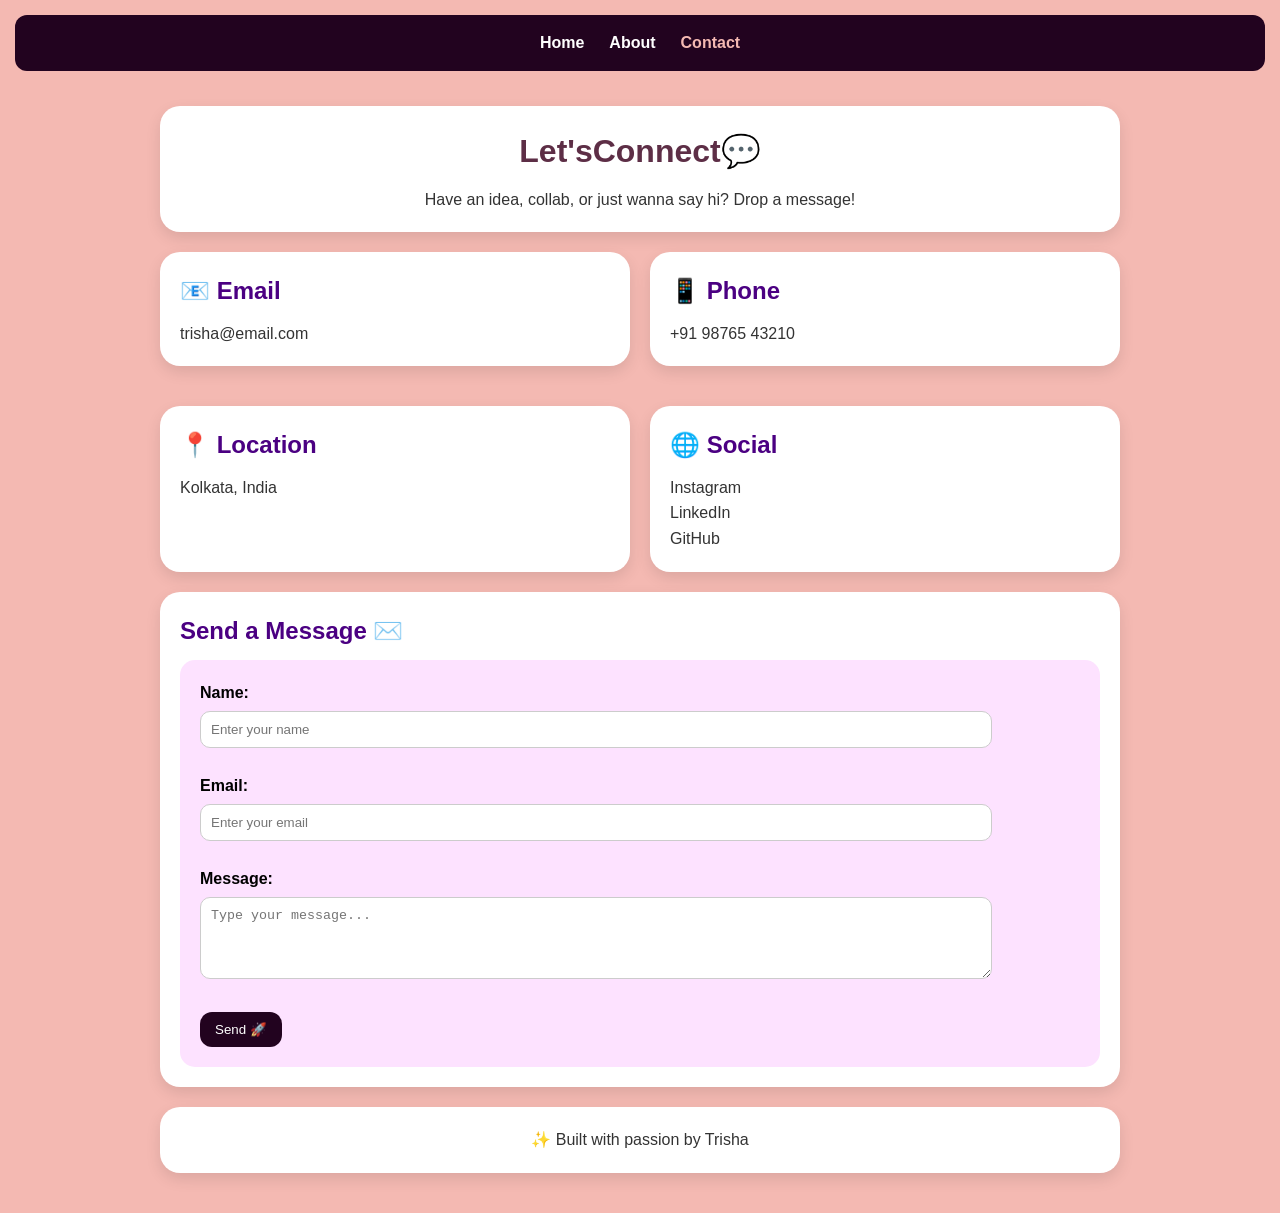
<file: contact.html>
<!DOCTYPE html>
<html>
<head>
  <title>Contact Me</title>
  <link rel="stylesheet" href="style.css">
</head>

<body>

  <!-- Navbar -->
  <div class="navbar">
    <a href="index.html">Home</a>
    <a href="about.html">About</a>
    <a href="contact.html">Contact</a>
  </div>

  <div class="container">

    <!-- Heading Card -->
    <div class="card center">
      <h1>Let's Connect 💬</h1>
      <p>Have an idea, collab, or just wanna say hi? Drop a message!</p>
    </div>

    <!-- Contact Info Cards -->
    <div class="grid">

      <div class="card">
        <h2>📧 Email</h2>
        <p>trisha@email.com</p>
      </div>

      <div class="card">
        <h2>📱 Phone</h2>
        <p>+91 98765 43210</p>
      </div>

      <div class="card">
        <h2>📍 Location</h2>
        <p>Kolkata, India</p>
      </div>

      <div class="card">
        <h2>🌐 Social</h2>
        <p>
          Instagram <br>
          LinkedIn <br>
          GitHub
        </p>
      </div>

    </div>

    <!-- Contact Form -->
    <div class="card">
      <h2>Send a Message ✉️</h2>

      <form>
        <label>Name:</label><br>
        <input  id ="name" type="text" placeholder="Enter your name"><br><br>

        <label>Email:</label><br>
        <input  id="email" type="email" placeholder="Enter your email"><br><br>

        <label>Message:</label><br>
        <textarea rows="4" placeholder="Type your message..."></textarea><br><br>

        <button type="submit">Send 🚀</button>
      </form>
    </div>

    <!-- Footer Line -->
    <div class="card center">
      <p>✨ Built with passion by Trisha</p>
    </div>

  </div>
<script src="script.js"></script>
</body>
</html>
</file>
<file: style.css>
/* RESET */
* {
  margin: 0;
  padding: 0;
  box-sizing: border-box;
}

/* BODY */
body {
  font-family: Poppins, sans-serif;
  background: #F4B9B2;
  line-height: 1.6;
}

/* NAVBAR */
.navbar {
  display: flex;
  justify-content: center;
  gap: 25px;
  background: #22031F;
  padding: 15px;
  margin: 15px;
  border-radius: 12px;
}

.navbar a {
  color: white;
  text-decoration: none;
  font-weight: bold;
  transition: 0.3s;
}

.navbar a:hover {
  color: #F4B9B2;
  transform: scale(1.05);
}

/* CONTAINER */
.container {
  max-width: 1000px;
  margin: auto;
  padding: 20px;
}

/* CARDS */
.card {
  background: white;
  padding: 20px;
  margin-bottom: 20px;
  border-radius: 20px;
  box-shadow: 0 6px 15px rgba(0,0,0,0.1);
  transition: all 0.3s ease;
}

.card:hover {
  transform: translateY(-8px);
  box-shadow: 0 10px 25px rgba(0,0,0,0.2);
}

/* CENTER */
.center {
  text-align: center;
}

/* HEADINGS */
h1 {
  color: #5D2E46;
  margin-bottom: 10px;
}

h2 {
  color: #4b0082;
  margin-bottom: 10px;
}

/* TEXT */
p {
  font-size: 16px;
  color: #333;
}

/* IMAGE */
img {
  display: block;
  margin: auto;
  border-radius: 20px;
}

.profile {
  width: 150px;
  border-radius: 50%;
}

/* GRID (about + contact) */
.grid {
  display: grid;
  grid-template-columns: repeat(2, 1fr);
  gap: 20px;
}

/* ROW (index page sections) */
.row {
  display: flex;
  gap: 20px;
  flex-wrap: wrap;
}

.row .card {
  flex: 1;
}

/* LISTS */
ul, ol {
  background: #D4C1EC;
  padding: 15px;
  border-radius: 15px;
}

/* FORM */
form {
  background: #FDE2FF;
  padding: 20px;
  border-radius: 15px;
}

label {
  font-weight: bold;
}

/* INPUTS */
input, textarea, select {
  width: 90%;
  padding: 10px;
  margin-top: 5px;
  border-radius: 10px;
  border: 1px solid #ccc;
  transition: 0.2s;
}

input:focus,
textarea:focus,
select:focus {
  outline: none;
  border-color: #5D2E46;
  box-shadow: 0 0 5px rgba(93,46,70,0.3);
}

/* BUTTON */
button {
  background: #22031F;
  color: white;
  padding: 10px 15px;
  border: none;
  border-radius: 12px;
  cursor: pointer;
  transition: 0.3s;
}

button:hover {
  background: #5D2E46;
  transform: scale(1.05);
}

/* LINKS */
a {
  color: #4b0082;
}

/* SCROLLBAR */
body::-webkit-scrollbar {
  width: 8px;
}

body::-webkit-scrollbar-thumb {
  background: #5D2E46;
  border-radius: 10px;
}

body::-webkit-scrollbar-track {
  background: #F4B9B2;
}

/* RESPONSIVE */
@media (max-width: 600px) {

  .grid {
    grid-template-columns: 1fr;
  }

  .row {
    flex-direction: column;
  }

  input, textarea, select {
    width: 100%;
  }

  .navbar {
    flex-direction: column;
    align-items: center;
  }
}
</file>
